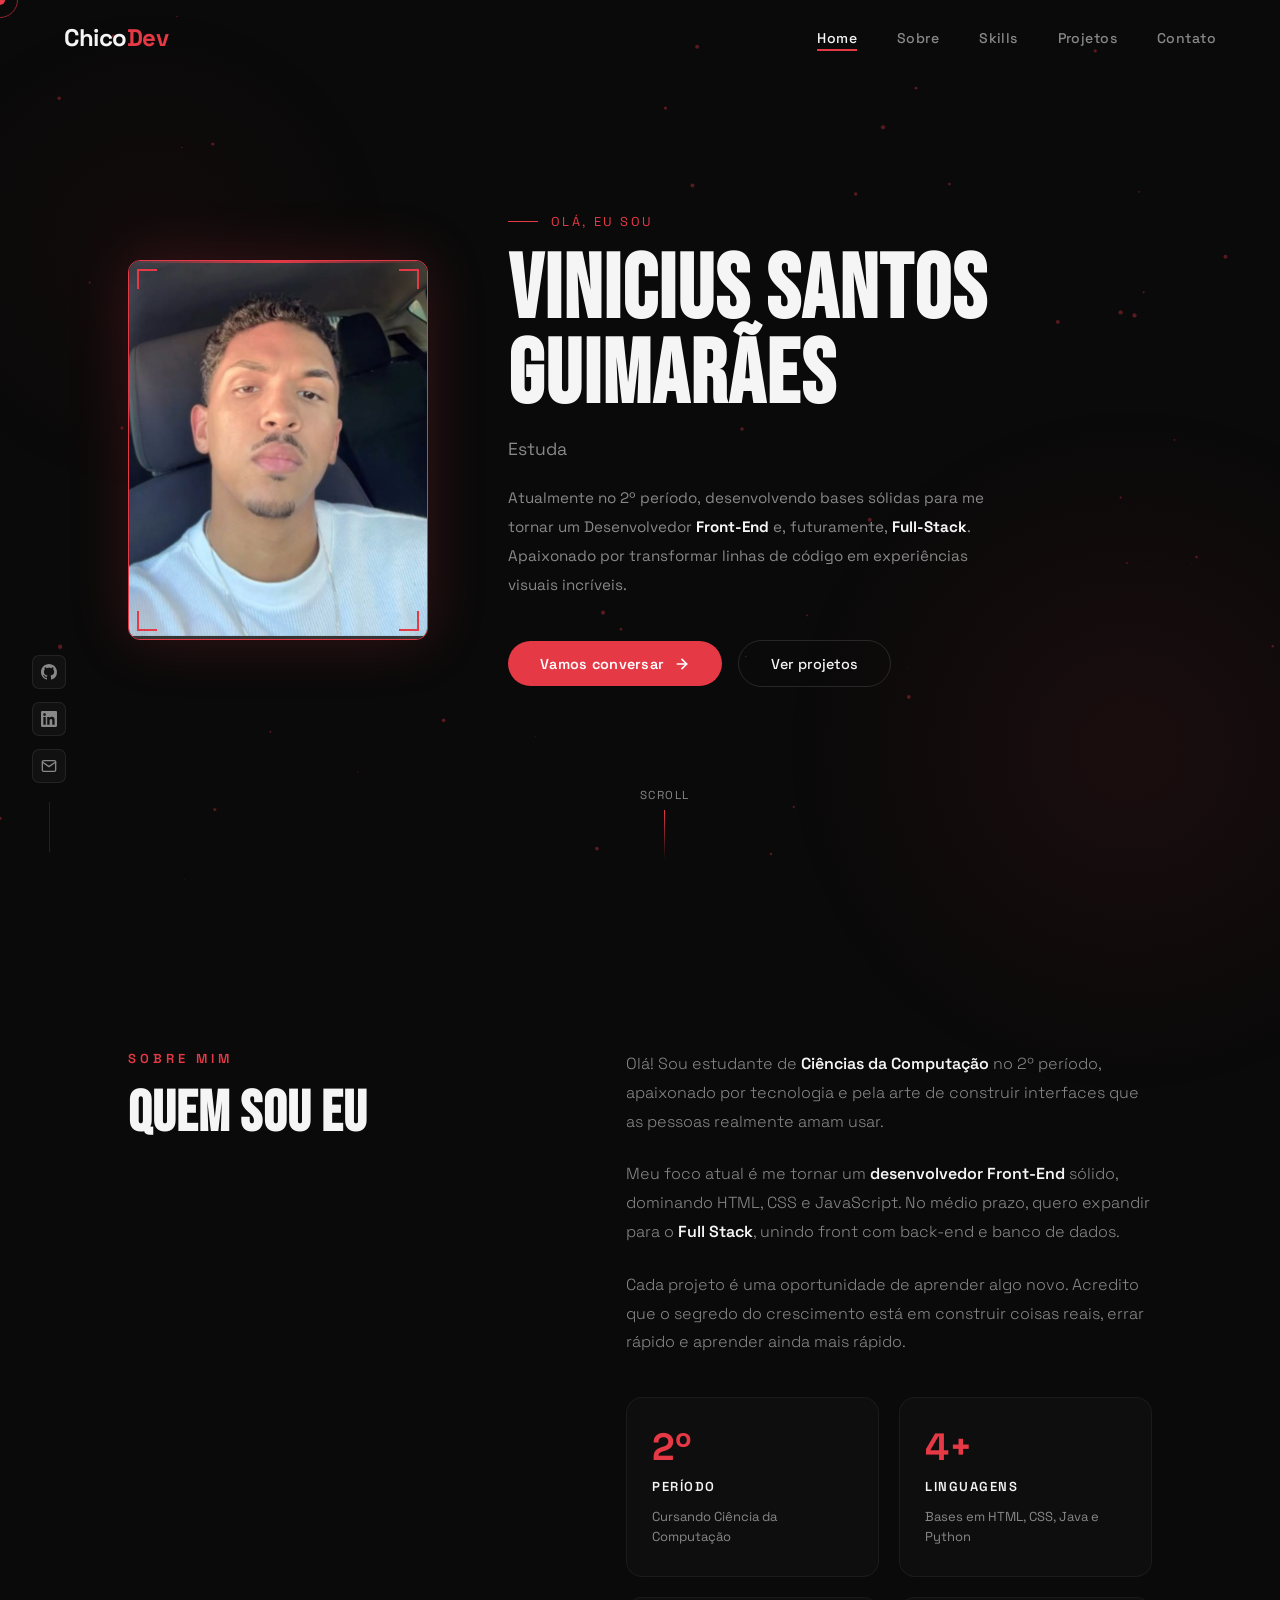
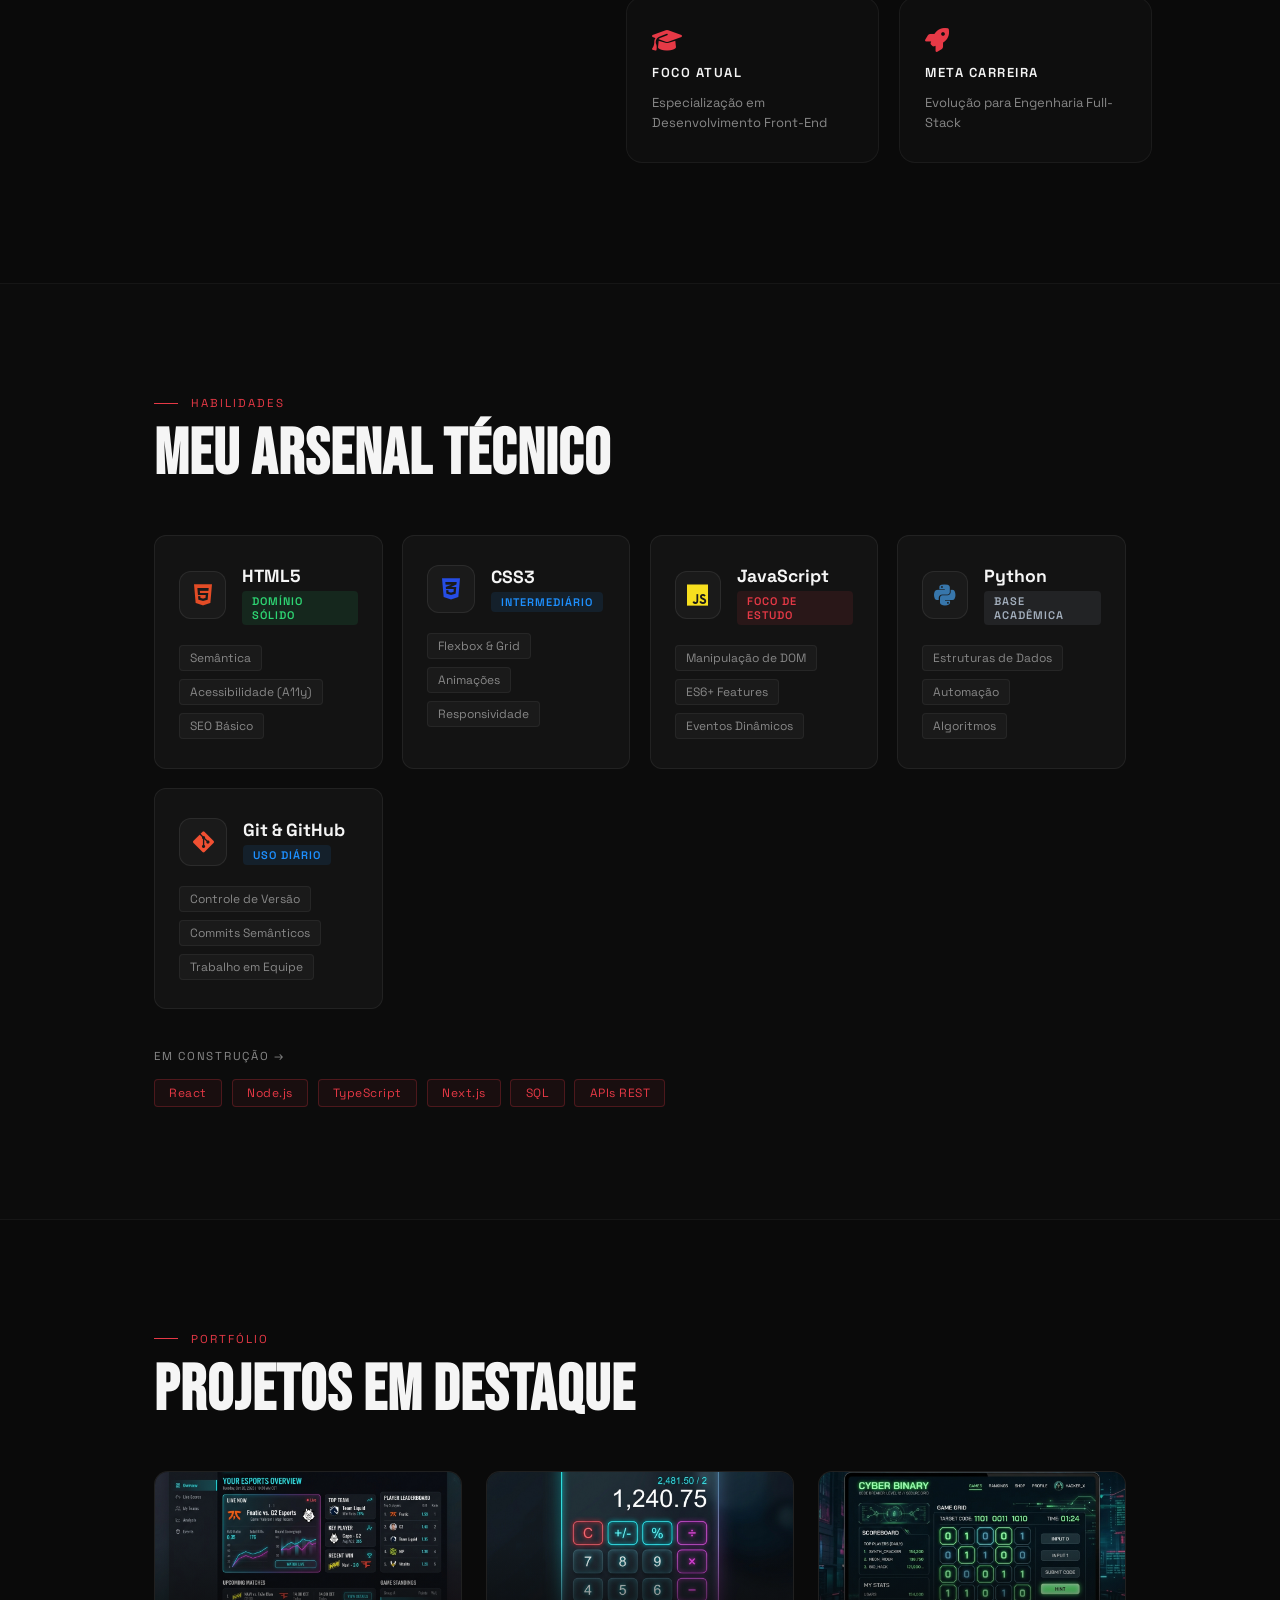
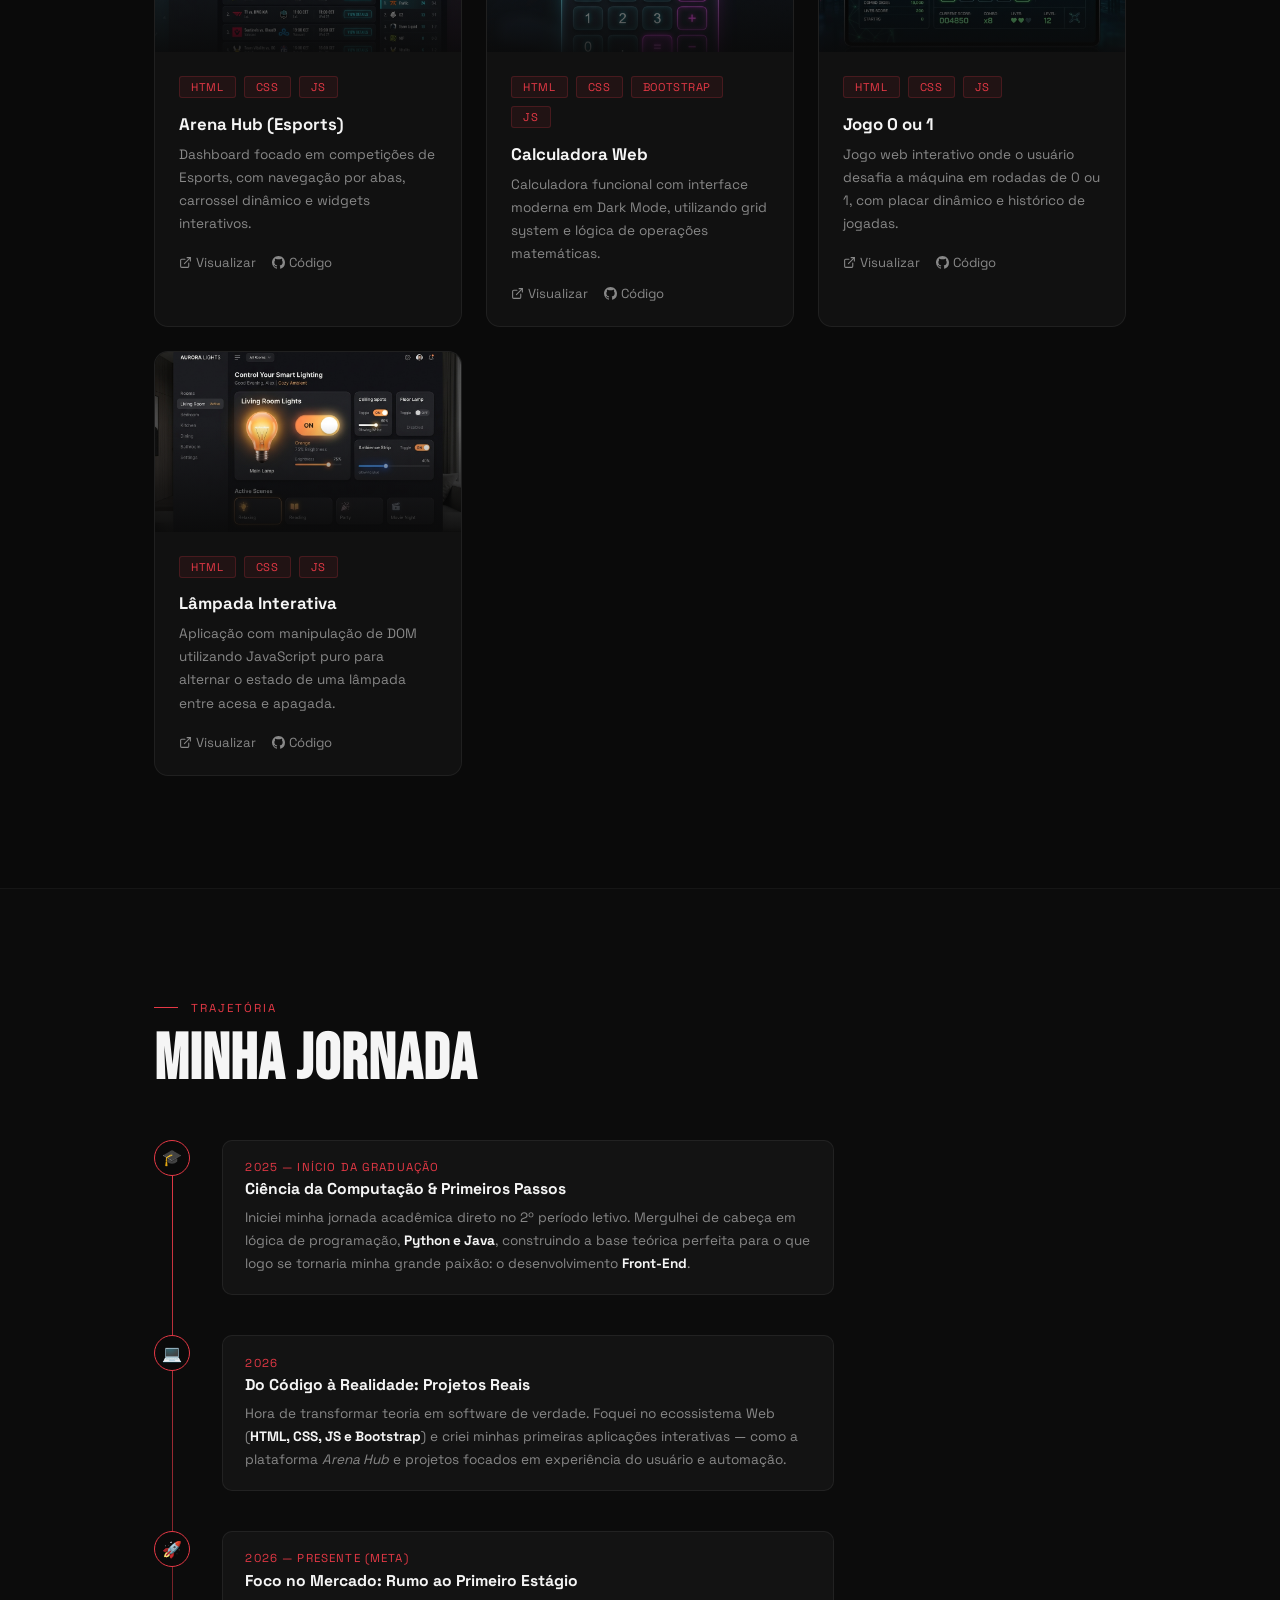
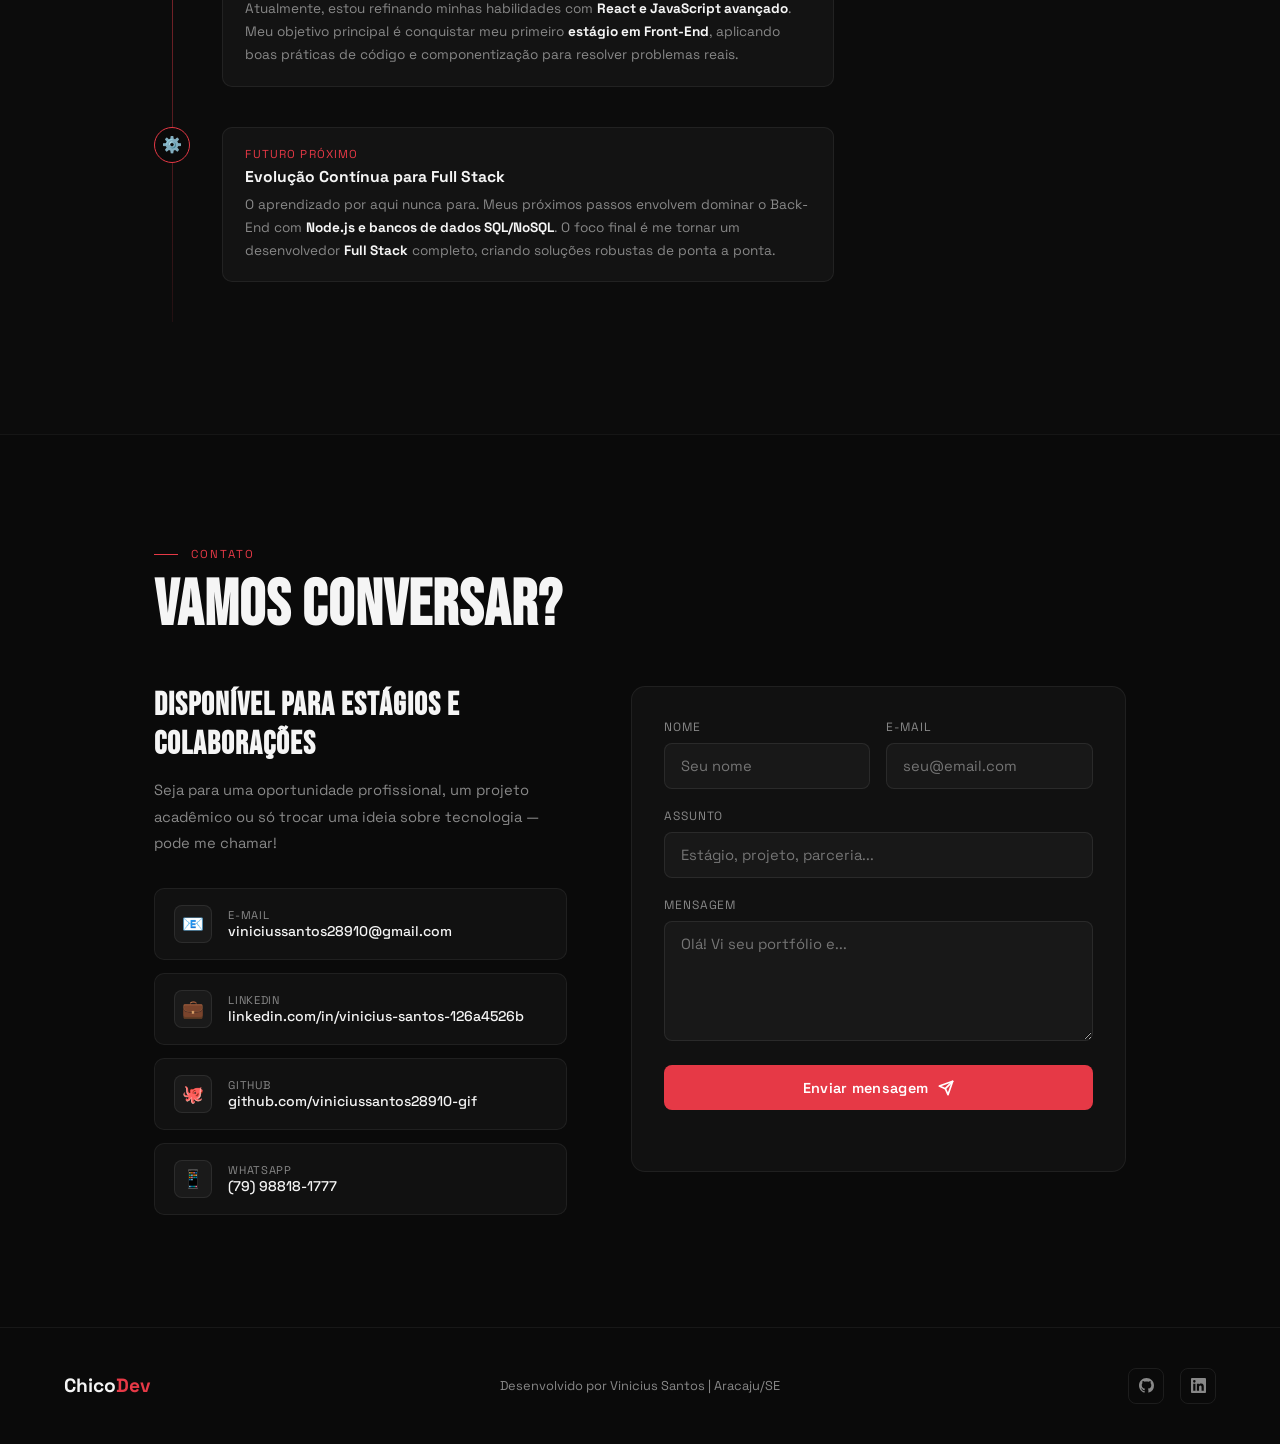
<file: index.html>
<!DOCTYPE html>
<html lang="pt-BR">

<head>
  <meta charset="UTF-8">
  <meta name="viewport" content="width=device-width, initial-scale=1.0">
  <title>ChicoDev | Portfólio</title>
  <link
    href="https://fonts.googleapis.com/css2?family=Space+Grotesk:wght@300;400;500;600;700&family=Bebas+Neue&display=swap"
    rel="stylesheet">
  <link rel="stylesheet" href="https://cdnjs.cloudflare.com/ajax/libs/font-awesome/6.4.0/css/all.min.css">
  <link rel="stylesheet" href="styles.css">
</head>

<body>

  <div id="cur"></div>
  <div id="cur-ring"></div>
  <div class="bg-red-glow"></div>
  <div class="bg-red-glow2"></div>

  <!-- NAV -->
  <nav id="nav">
    <div class="nav-logo">Chico<span>Dev</span></div>
    <ul class="nav-links">
      <li><a href="#hero" class="active">Home</a></li>
      <li><a href="#sobre">Sobre</a></li>
      <li><a href="#habilidades">Skills</a></li>
      <li><a href="#projetos">Projetos</a></li>
      <li><a href="#contato">Contato</a></li>
    </ul>
  </nav>

  <!-- SIDE SOCIALS -->
  <div class="side-socials">
    <a href="https://github.com/viniciussantos28910-gif" target="_blank" class="side-soc" title="GitHub">
      <svg width="16" height="16" viewBox="0 0 24 24" fill="currentColor">
        <path
          d="M12 0C5.37 0 0 5.37 0 12c0 5.31 3.435 9.795 8.205 11.385.6.105.825-.255.825-.57 0-.285-.015-1.23-.015-2.235-3.015.555-3.795-.735-4.035-1.41-.135-.345-.72-1.41-1.23-1.695-.42-.225-1.02-.78-.015-.795.945-.015 1.62.87 1.845 1.23 1.08 1.815 2.805 1.305 3.495.99.105-.78.42-1.305.765-1.605-2.67-.3-5.46-1.335-5.46-5.925 0-1.305.465-2.385 1.23-3.225-.12-.3-.54-1.53.12-3.18 0 0 1.005-.315 3.3 1.23.96-.27 1.98-.405 3-.405s2.04.135 3 .405c2.295-1.56 3.3-1.23 3.3-1.23.66 1.65.24 2.88.12 3.18.765.84 1.23 1.905 1.23 3.225 0 4.605-2.805 5.625-5.475 5.925.435.375.81 1.095.81 2.22 0 1.605-.015 2.895-.015 3.3 0 .315.225.69.825.57A12.02 12.02 0 0024 12c0-6.63-5.37-12-12-12z" />
      </svg>
    </a>
    <a href="https://www.linkedin.com/in/vinicius-santos-126a4526b" target="_blank" class="side-soc" title="LinkedIn">
      <svg width="16" height="16" viewBox="0 0 24 24" fill="currentColor">
        <path
          d="M20.447 20.452h-3.554v-5.569c0-1.328-.027-3.037-1.852-3.037-1.853 0-2.136 1.445-2.136 2.939v5.667H9.351V9h3.414v1.561h.046c.477-.9 1.637-1.85 3.37-1.85 3.601 0 4.267 2.37 4.267 5.455v6.286zM5.337 7.433a2.062 2.062 0 01-2.063-2.065 2.064 2.064 0 112.063 2.065zm1.782 13.019H3.555V9h3.564v11.452zM22.225 0H1.771C.792 0 0 .774 0 1.729v20.542C0 23.227.792 24 1.771 24h20.451C23.2 24 24 23.227 24 22.271V1.729C24 .774 23.2 0 22.222 0h.003z" />
      </svg>
    </a>
    <a href="mailto:viniciussantos28910@gmail.com" class="side-soc" title="Email">
      <svg width="16" height="16" viewBox="0 0 24 24" fill="none" stroke="currentColor" stroke-width="2"
        stroke-linecap="round" stroke-linejoin="round">
        <path d="M4 4h16c1.1 0 2 .9 2 2v12c0 1.1-.9 2-2 2H4c-1.1 0-2-.9-2-2V6c0-1.1.9-2 2-2z" />
        <polyline points="22,6 12,13 2,6" />
      </svg>
    </a>
  </div>

  <!-- HERO -->
  <section id="hero">
    <canvas id="hero-canvas"></canvas>

    <div class="hero-photo-wrap">
      <div class="photo-frame tiltable" id="photoFrame">
        <div class="photo-corner tl"></div>
        <div class="photo-corner tr"></div>
        <div class="photo-corner bl"></div>
        <div class="photo-corner br"></div>
        <div class="photo-scan"></div>
        <!--
        ╔══════════════════════════════════════╗
        ║  COLOQUE SUA FOTO AQUI               ║
        ║  Substitua o div abaixo por:         ║
        ║  <img src="suafoto.jpg" alt="Nome">  ║
        ╚══════════════════════════════════════╝
      -->
        <img src="assets/Captura de tela 2025-07-13 164641.png" alt="Vinicius Santos"
          style="width: 100%; height: 100%; object-fit: cover;">
      </div>
    </div>

    <div class="hero-content">
      <div class="hero-eyebrow">Olá, eu sou</div>
      <h1 class="hero-name">Vinicius Santos<br>Guimarães</h1>
      <div class="hero-role">Estudante de Ciência da Computação</div>
      <p class="hero-desc">
        Atualmente no 2º período, desenvolvendo bases sólidas para me tornar um Desenvolvedor <strong
          style="color:var(--text)">Front-End</strong> e, futuramente, <strong
          style="color:var(--text)">Full-Stack</strong>. Apaixonado por transformar linhas de código em experiências
        visuais incríveis.
      </p>
      <div class="hero-actions">
        <a href="#contato" class="btn-red">
          Vamos conversar
          <svg width="16" height="16" viewBox="0 0 24 24" fill="none" stroke="currentColor" stroke-width="2.5"
            stroke-linecap="round" stroke-linejoin="round">
            <line x1="5" y1="12" x2="19" y2="12" />
            <polyline points="12 5 19 12 12 19" />
          </svg>
        </a>
        <a href="#projetos" class="btn-ghost">Ver projetos</a>
      </div>
    </div>

    <div class="hero-scroll">
      <span>Scroll</span>
      <div class="scroll-line"></div>
    </div>
  </section>

  <!-- SOBRE -->
  <section id="sobre" class="section">
    <div class="about-content">

      <!-- Lado Esquerdo -->
      <div class="about-left reveal">
        <span>Sobre Mim</span>
        <h2>Quem Sou Eu</h2>
      </div>

      <!-- Lado Direito -->
      <div class="about-right reveal">
        <div class="about-text-block">
          <p>Olá! Sou estudante de <strong>Ciências da Computação</strong> no 2º período, apaixonado por tecnologia e
            pela arte de construir interfaces que as pessoas realmente amam usar.</p>
          <p>Meu foco atual é me tornar um <strong>desenvolvedor Front-End</strong> sólido, dominando HTML, CSS e
            JavaScript. No médio prazo, quero expandir para o <strong>Full Stack</strong>, unindo front com back-end e
            banco de dados.</p>
          <p>Cada projeto é uma oportunidade de aprender algo novo. Acredito que o segredo do crescimento está em
            construir coisas reais, errar rápido e aprender ainda mais rápido.</p>
        </div>

        <!-- Grid de Cards Profissionais -->
        <div class="academic-info">
          <div class="info-item">
            <div class="highlight-num">2º</div>
            <h4>Período</h4>
            <p>Cursando Ciência da Computação</p>
          </div>

          <div class="info-item">
            <div class="highlight-num">4+</div>
            <h4>Linguagens</h4>
            <p>Bases em HTML, CSS, Java e Python</p>
          </div>

          <div class="info-item">
            <i class="fa-solid fa-graduation-cap"></i>
            <h4>Foco Atual</h4>
            <p>Especialização em Desenvolvimento Front-End</p>
          </div>

          <div class="info-item">
            <i class="fa-solid fa-rocket"></i>
            <h4>Meta Carreira</h4>
            <p>Evolução para Engenharia Full-Stack</p>
          </div>
        </div>
      </div>

    </div>
  </section>

  <!-- SKILLS -->
  <section id="habilidades">
    <div class="section-wrap">
      <div class="reveal">
        <div class="sec-label">Habilidades</div>
        <h2 class="sec-title">Meu Arsenal Técnico</h2>
      </div>
      <div class="skills-grid" id="skillsGrid">

        <div class="skill-card tiltable">
          <div class="skill-top">
            <div class="skill-icon-box" style="--icon-color: #e34c26;">
              <i class="fa-brands fa-html5"></i>
            </div>
            <div class="skill-info">
              <h3>HTML5</h3>
              <span class="skill-level proficiency-high">Domínio Sólido</span>
            </div>
          </div>
          <div class="skill-tags">
            <span>Semântica</span>
            <span>Acessibilidade (A11y)</span>
            <span>SEO Básico</span>
          </div>
        </div>

        <div class="skill-card tiltable">
          <div class="skill-top">
            <div class="skill-icon-box" style="--icon-color: #264de4;">
              <i class="fa-brands fa-css3-alt"></i>
            </div>
            <div class="skill-info">
              <h3>CSS3</h3>
              <span class="skill-level proficiency-inter">Intermediário</span>
            </div>
          </div>
          <div class="skill-tags">
            <span>Flexbox & Grid</span>
            <span>Animações</span>
            <span>Responsividade</span>
          </div>
        </div>

        <div class="skill-card tiltable">
          <div class="skill-top">
            <div class="skill-icon-box" style="--icon-color: #f7df1e;">
              <i class="fa-brands fa-js"></i>
            </div>
            <div class="skill-info">
              <h3>JavaScript</h3>
              <span class="skill-level proficiency-focus">Foco de Estudo</span>
            </div>
          </div>
          <div class="skill-tags">
            <span>Manipulação de DOM</span>
            <span>ES6+ Features</span>
            <span>Eventos Dinâmicos</span>
          </div>
        </div>

        <div class="skill-card tiltable">
          <div class="skill-top">
            <div class="skill-icon-box" style="--icon-color: #3776ab;">
              <i class="fa-brands fa-python"></i>
            </div>
            <div class="skill-info">
              <h3>Python</h3>
              <span class="skill-level proficiency-academic">Base Acadêmica</span>
            </div>
          </div>
          <div class="skill-tags">
            <span>Estruturas de Dados</span>
            <span>Automação</span>
            <span>Algoritmos</span>
          </div>
        </div>

        <div class="skill-card tiltable">
          <div class="skill-top">
            <div class="skill-icon-box" style="--icon-color: #f05032;">
              <i class="fa-brands fa-git-alt"></i>
            </div>
            <div class="skill-info">
              <h3>Git & GitHub</h3>
              <span class="skill-level proficiency-inter">Uso Diário</span>
            </div>
          </div>
          <div class="skill-tags">
            <span>Controle de Versão</span>
            <span>Commits Semânticos</span>
            <span>Trabalho em Equipe</span>
          </div>
        </div>

      </div>
      <div class="skills-learning reveal" style="margin-top:2.5rem">
        <div class="skills-learning-title">Em construção →</div>
        <div class="tags-row">
          <span class="skill-tag">React</span>
          <span class="skill-tag">Node.js</span>
          <span class="skill-tag">TypeScript</span>
          <span class="skill-tag">Next.js</span>
          <span class="skill-tag">SQL</span>
          <span class="skill-tag">APIs REST</span>
        </div>
      </div>
    </div>
  </section>

  <!-- PROJETOS -->
  <section id="projetos">
    <div class="section-wrap">
      <div class="reveal">
        <div class="sec-label">Portfólio</div>
        <h2 class="sec-title">Projetos em Destaque</h2>
      </div>
      <div class="proj-grid reveal">
        <div class="proj-card tiltable">
          <div class="proj-thumb"
            style="background-image: url('assets/arena_hub.png'); background-size: cover; background-position: center;">
          </div>
          <div class="proj-body">
            <div class="proj-tags-row"><span class="proj-tag">HTML</span><span class="proj-tag">CSS</span><span
                class="proj-tag">JS</span></div>
            <div class="proj-title">Arena Hub (Esports)</div>
            <p class="proj-desc">Dashboard focado em competições de Esports, com navegação por abas, carrossel dinâmico
              e widgets interativos.</p>
            <div class="proj-links">
              <a href="projetos/arena-hub/index.html" class="proj-link" target="_blank" title="Visualizar Projeto">
                <svg width="13" height="13" viewBox="0 0 24 24" fill="none" stroke="currentColor" stroke-width="2" stroke-linecap="round" stroke-linejoin="round">
                  <path d="M18 13v6a2 2 0 0 1-2 2H5a2 2 0 0 1-2-2V8a2 2 0 0 1 2-2h6"></path>
                  <polyline points="15 3 21 3 21 9"></polyline>
                  <line x1="10" y1="14" x2="21" y2="3"></line>
                </svg>
                Visualizar
              </a>
              <a href="#" class="proj-link" target="_blank" title="Ver Código">
                <svg width="13" height="13" viewBox="0 0 24 24" fill="currentColor">
                  <path
                    d="M12 0C5.37 0 0 5.37 0 12c0 5.31 3.435 9.795 8.205 11.385.6.105.825-.255.825-.57 0-.285-.015-1.23-.015-2.235-3.015.555-3.795-.735-4.035-1.41-.135-.345-.72-1.41-1.23-1.695-.42-.225-1.02-.78-.015-.795.945-.015 1.62.87 1.845 1.23 1.08 1.815 2.805 1.305 3.495.99.105-.78.42-1.305.765-1.605-2.67-.3-5.46-1.335-5.46-5.925 0-1.305.465-2.385 1.23-3.225-.12-.3-.54-1.53.12-3.18 0 0 1.005-.315 3.3 1.23.96-.27 1.98-.405 3-.405s2.04.135 3 .405c2.295-1.56 3.3-1.23 3.3-1.23.66 1.65.24 2.88.12 3.18.765.84 1.23 1.905 1.23 3.225 0 4.605-2.805 5.625-5.475 5.925.435.375.81 1.095.81 2.22 0 1.605-.015 2.895-.015 3.3 0 .315.225.69.825.57A12.02 12.02 0 0024 12c0-6.63-5.37-12-12-12z" />
                </svg>
                Código
              </a>
            </div>
          </div>
        </div>
        <div class="proj-card tiltable">
          <div class="proj-thumb"
            style="background-image: url('assets/calculator.png'); background-size: cover; background-position: center;">
          </div>
          <div class="proj-body">
            <div class="proj-tags-row"><span class="proj-tag">HTML</span><span class="proj-tag">CSS</span><span
                class="proj-tag">Bootstrap</span><span class="proj-tag">JS</span></div>
            <div class="proj-title">Calculadora Web</div>
            <p class="proj-desc">Calculadora funcional com interface moderna em Dark Mode, utilizando grid system e
              lógica de operações matemáticas.</p>
            <div class="proj-links">
              <a href="projetos/calculadora/index.html" class="proj-link" target="_blank" title="Visualizar Projeto">
                <svg width="13" height="13" viewBox="0 0 24 24" fill="none" stroke="currentColor" stroke-width="2" stroke-linecap="round" stroke-linejoin="round">
                  <path d="M18 13v6a2 2 0 0 1-2 2H5a2 2 0 0 1-2-2V8a2 2 0 0 1 2-2h6"></path>
                  <polyline points="15 3 21 3 21 9"></polyline>
                  <line x1="10" y1="14" x2="21" y2="3"></line>
                </svg>
                Visualizar
              </a>
              <a href="#" class="proj-link" target="_blank" title="Ver Código">
                <svg width="13" height="13" viewBox="0 0 24 24" fill="currentColor">
                  <path
                    d="M12 0C5.37 0 0 5.37 0 12c0 5.31 3.435 9.795 8.205 11.385.6.105.825-.255.825-.57 0-.285-.015-1.23-.015-2.235-3.015.555-3.795-.735-4.035-1.41-.135-.345-.72-1.41-1.23-1.695-.42-.225-1.02-.78-.015-.795.945-.015 1.62.87 1.845 1.23 1.08 1.815 2.805 1.305 3.495.99.105-.78.42-1.305.765-1.605-2.67-.3-5.46-1.335-5.46-5.925 0-1.305.465-2.385 1.23-3.225-.12-.3-.54-1.53.12-3.18 0 0 1.005-.315 3.3 1.23.96-.27 1.98-.405 3-.405s2.04.135 3 .405c2.295-1.56 3.3-1.23 3.3-1.23.66 1.65.24 2.88.12 3.18.765.84 1.23 1.905 1.23 3.225 0 4.605-2.805 5.625-5.475 5.925.435.375.81 1.095.81 2.22 0 1.605-.015 2.895-.015 3.3 0 .315.225.69.825.57A12.02 12.02 0 0024 12c0-6.63-5.37-12-12-12z" />
                </svg>
                Código
              </a>
            </div>
          </div>
        </div>
        <div class="proj-card tiltable">
          <div class="proj-thumb"
            style="background-image: url('assets/binary_game.png'); background-size: cover; background-position: center;">
          </div>
          <div class="proj-body">
            <div class="proj-tags-row"><span class="proj-tag">HTML</span><span class="proj-tag">CSS</span><span
                class="proj-tag">JS</span></div>
            <div class="proj-title">Jogo 0 ou 1</div>
            <p class="proj-desc">Jogo web interativo onde o usuário desafia a máquina em rodadas de 0 ou 1, com placar
              dinâmico e histórico de jogadas.</p>
            <div class="proj-links">
              <a href="projetos/jogo-0-ou-1/index.html" class="proj-link" target="_blank" title="Visualizar Projeto">
                <svg width="13" height="13" viewBox="0 0 24 24" fill="none" stroke="currentColor" stroke-width="2" stroke-linecap="round" stroke-linejoin="round">
                  <path d="M18 13v6a2 2 0 0 1-2 2H5a2 2 0 0 1-2-2V8a2 2 0 0 1 2-2h6"></path>
                  <polyline points="15 3 21 3 21 9"></polyline>
                  <line x1="10" y1="14" x2="21" y2="3"></line>
                </svg>
                Visualizar
              </a>
              <a href="#" class="proj-link" target="_blank" title="Ver Código">
                <svg width="13" height="13" viewBox="0 0 24 24" fill="currentColor">
                  <path
                    d="M12 0C5.37 0 0 5.37 0 12c0 5.31 3.435 9.795 8.205 11.385.6.105.825-.255.825-.57 0-.285-.015-1.23-.015-2.235-3.015.555-3.795-.735-4.035-1.41-.135-.345-.72-1.41-1.23-1.695-.42-.225-1.02-.78-.015-.795.945-.015 1.62.87 1.845 1.23 1.08 1.815 2.805 1.305 3.495.99.105-.78.42-1.305.765-1.605-2.67-.3-5.46-1.335-5.46-5.925 0-1.305.465-2.385 1.23-3.225-.12-.3-.54-1.53.12-3.18 0 0 1.005-.315 3.3 1.23.96-.27 1.98-.405 3-.405s2.04.135 3 .405c2.295-1.56 3.3-1.23 3.3-1.23.66 1.65.24 2.88.12 3.18.765.84 1.23 1.905 1.23 3.225 0 4.605-2.805 5.625-5.475 5.925.435.375.81 1.095.81 2.22 0 1.605-.015 2.895-.015 3.3 0 .315.225.69.825.57A12.02 12.02 0 0024 12c0-6.63-5.37-12-12-12z" />
                </svg>
                Código
              </a>
            </div>
          </div>
        </div>
        <div class="proj-card tiltable">
          <div class="proj-thumb"
            style="background-image: url('assets/smart_light.png'); background-size: cover; background-position: center;">
          </div>
          <div class="proj-body">
            <div class="proj-tags-row"><span class="proj-tag">HTML</span><span class="proj-tag">CSS</span><span
                class="proj-tag">JS</span></div>
            <div class="proj-title">Lâmpada Interativa</div>
            <p class="proj-desc">Aplicação com manipulação de DOM utilizando JavaScript puro para alternar o estado de
              uma lâmpada entre acesa e apagada.</p>
            <div class="proj-links">
              <a href="projetos/lampada/index.html" class="proj-link" target="_blank" title="Visualizar Projeto">
                <svg width="13" height="13" viewBox="0 0 24 24" fill="none" stroke="currentColor" stroke-width="2" stroke-linecap="round" stroke-linejoin="round">
                  <path d="M18 13v6a2 2 0 0 1-2 2H5a2 2 0 0 1-2-2V8a2 2 0 0 1 2-2h6"></path>
                  <polyline points="15 3 21 3 21 9"></polyline>
                  <line x1="10" y1="14" x2="21" y2="3"></line>
                </svg>
                Visualizar
              </a>
              <a href="#" class="proj-link" target="_blank" title="Ver Código">
                <svg width="13" height="13" viewBox="0 0 24 24" fill="currentColor">
                  <path
                    d="M12 0C5.37 0 0 5.37 0 12c0 5.31 3.435 9.795 8.205 11.385.6.105.825-.255.825-.57 0-.285-.015-1.23-.015-2.235-3.015.555-3.795-.735-4.035-1.41-.135-.345-.72-1.41-1.23-1.695-.42-.225-1.02-.78-.015-.795.945-.015 1.62.87 1.845 1.23 1.08 1.815 2.805 1.305 3.495.99.105-.78.42-1.305.765-1.605-2.67-.3-5.46-1.335-5.46-5.925 0-1.305.465-2.385 1.23-3.225-.12-.3-.54-1.53.12-3.18 0 0 1.005-.315 3.3 1.23.96-.27 1.98-.405 3-.405s2.04.135 3 .405c2.295-1.56 3.3-1.23 3.3-1.23.66 1.65.24 2.88.12 3.18.765.84 1.23 1.905 1.23 3.225 0 4.605-2.805 5.625-5.475 5.925.435.375.81 1.095.81 2.22 0 1.605-.015 2.895-.015 3.3 0 .315.225.69.825.57A12.02 12.02 0 0024 12c0-6.63-5.37-12-12-12z" />
                </svg>
                Código
              </a>
            </div>
          </div>
        </div>
      </div>
    </div>
  </section>

  <!-- JORNADA -->
  <section id="jornada">
    <div class="section-wrap">
      <div class="reveal">
        <div class="sec-label">Trajetória</div>
        <h2 class="sec-title">Minha Jornada</h2>
      </div>
      <div class="timeline reveal">
        <div class="tl-item">
          <div class="tl-dot">🎓</div>
          <div class="tl-box">
            <div class="tl-date">2025 — INÍCIO DA GRADUAÇÃO</div>
            <div class="tl-title">Ciência da Computação & Primeiros Passos</div>
            <p class="tl-desc">Iniciei minha jornada acadêmica direto no 2º período letivo. Mergulhei de cabeça em
              lógica de programação, <strong style="color:var(--text)">Python e Java</strong>, construindo a base
              teórica perfeita para o que logo se tornaria minha grande paixão: o desenvolvimento <strong
                style="color:var(--text)">Front-End</strong>.</p>
          </div>
        </div>
        <div class="tl-item">
          <div class="tl-dot">💻</div>
          <div class="tl-box">
            <div class="tl-date">2026</div>
            <div class="tl-title">Do Código à Realidade: Projetos Reais</div>
            <p class="tl-desc">Hora de transformar teoria em software de verdade. Foquei no ecossistema Web (<strong
                style="color:var(--text)">HTML, CSS, JS e Bootstrap</strong>) e criei minhas primeiras aplicações
              interativas — como a plataforma <em>Arena Hub</em> e projetos focados em experiência do usuário e
              automação.</p>
          </div>
        </div>
        <div class="tl-item">
          <div class="tl-dot">🚀</div>
          <div class="tl-box">
            <div class="tl-date">2026 — PRESENTE (META)</div>
            <div class="tl-title">Foco no Mercado: Rumo ao Primeiro Estágio</div>
            <p class="tl-desc">Atualmente, estou refinando minhas habilidades com <strong
                style="color:var(--text)">React e JavaScript avançado</strong>. Meu objetivo principal é conquistar meu
              primeiro <strong style="color:var(--text)">estágio em Front-End</strong>, aplicando boas práticas de
              código e componentização para resolver problemas reais.</p>
          </div>
        </div>
        <div class="tl-item">
          <div class="tl-dot">⚙️</div>
          <div class="tl-box">
            <div class="tl-date">FUTURO PRÓXIMO</div>
            <div class="tl-title">Evolução Contínua para Full Stack</div>
            <p class="tl-desc">O aprendizado por aqui nunca para. Meus próximos passos envolvem dominar o Back-End com
              <strong style="color:var(--text)">Node.js e bancos de dados SQL/NoSQL</strong>. O foco final é me tornar
              um desenvolvedor <strong style="color:var(--text)">Full Stack</strong> completo, criando soluções robustas
              de ponta a ponta.
            </p>
          </div>
        </div>
      </div>
    </div>
  </section>

  <!-- CONTATO -->
  <section id="contato">
    <div class="section-wrap">
      <div class="reveal">
        <div class="sec-label">Contato</div>
        <h2 class="sec-title">Vamos Conversar?</h2>
      </div>
      <div class="contato-grid reveal">
        <div class="contato-left">
          <h3>Disponível para estágios e colaborações</h3>
          <p>Seja para uma oportunidade profissional, um projeto acadêmico ou só trocar uma ideia sobre tecnologia —
            pode me chamar!</p>
          <div class="contact-items">
            <a href="mailto:viniciussantos28910@gmail.com" class="contact-item">
              <div class="ci-icon">📧</div>
              <div class="ci-text"><span class="ci-label">E-mail</span><span
                  class="ci-val">viniciussantos28910@gmail.com</span>
              </div>
            </a>
            <a href="https://www.linkedin.com/in/vinicius-santos-126a4526b" target="_blank" class="contact-item">
              <div class="ci-icon">💼</div>
              <div class="ci-text"><span class="ci-label">LinkedIn</span><span
                  class="ci-val">linkedin.com/in/vinicius-santos-126a4526b</span></div>
            </a>
            <a href="https://github.com/viniciussantos28910-gif" target="_blank" class="contact-item">
              <div class="ci-icon">🐙</div>
              <div class="ci-text"><span class="ci-label">GitHub</span><span
                  class="ci-val">github.com/viniciussantos28910-gif</span>
              </div>
            </a>
            <a href="https://wa.me/5579988181777" target="_blank" class="contact-item">
              <div class="ci-icon">📱</div>
              <div class="ci-text"><span class="ci-label">WhatsApp</span><span class="ci-val">(79) 98818-1777</span>
              </div>
            </a>
          </div>
        </div>
        <div class="form-box">
          <div class="form-row">
            <div class="form-group"><label>Nome</label><input type="text" id="fnome" placeholder="Seu nome"></div>
            <div class="form-group"><label>E-mail</label><input type="email" id="femail" placeholder="seu@email.com">
            </div>
          </div>
          <div class="form-group"><label>Assunto</label><input type="text" id="fassunto"
              placeholder="Estágio, projeto, parceria..."></div>
          <div class="form-group"><label>Mensagem</label><textarea id="fmsg"
              placeholder="Olá! Vi seu portfólio e..."></textarea></div>
          <button class="btn-red" onclick="enviar()" style="width:100%;justify-content:center;border-radius:8px">
            Enviar mensagem
            <svg width="16" height="16" viewBox="0 0 24 24" fill="none" stroke="currentColor" stroke-width="2.5"
              stroke-linecap="round" stroke-linejoin="round">
              <line x1="22" y1="2" x2="11" y2="13" />
              <polygon points="22 2 15 22 11 13 2 9 22 2" />
            </svg>
          </button>
          <div id="fstatus"></div>
        </div>
      </div>
    </div>
  </section>

  <!-- FOOTER -->
  <footer>
    <div class="foot-logo">Chico<span>Dev</span></div>
    <div class="foot-copy">Desenvolvido por Vinicius Santos | Aracaju/SE</div>
    <div class="foot-socials">
      <a href="https://github.com/viniciussantos28910-gif" target="_blank" class="foot-soc">
        <svg width="15" height="15" viewBox="0 0 24 24" fill="currentColor">
          <path
            d="M12 0C5.37 0 0 5.37 0 12c0 5.31 3.435 9.795 8.205 11.385.6.105.825-.255.825-.57 0-.285-.015-1.23-.015-2.235-3.015.555-3.795-.735-4.035-1.41-.135-.345-.72-1.41-1.23-1.695-.42-.225-1.02-.78-.015-.795.945-.015 1.62.87 1.845 1.23 1.08 1.815 2.805 1.305 3.495.99.105-.78.42-1.305.765-1.605-2.67-.3-5.46-1.335-5.46-5.925 0-1.305.465-2.385 1.23-3.225-.12-.3-.54-1.53.12-3.18 0 0 1.005-.315 3.3 1.23.96-.27 1.98-.405 3-.405s2.04.135 3 .405c2.295-1.56 3.3-1.23 3.3-1.23.66 1.65.24 2.88.12 3.18.765.84 1.23 1.905 1.23 3.225 0 4.605-2.805 5.625-5.475 5.925.435.375.81 1.095.81 2.22 0 1.605-.015 2.895-.015 3.3 0 .315.225.69.825.57A12.02 12.02 0 0024 12c0-6.63-5.37-12-12-12z" />
        </svg>
      </a>
      <a href="https://www.linkedin.com/in/vinicius-santos-126a4526b" target="_blank" class="foot-soc">
        <svg width="15" height="15" viewBox="0 0 24 24" fill="currentColor">
          <path
            d="M20.447 20.452h-3.554v-5.569c0-1.328-.027-3.037-1.852-3.037-1.853 0-2.136 1.445-2.136 2.939v5.667H9.351V9h3.414v1.561h.046c.477-.9 1.637-1.85 3.37-1.85 3.601 0 4.267 2.37 4.267 5.455v6.286zM5.337 7.433a2.062 2.062 0 01-2.063-2.065 2.064 2.064 0 112.063 2.065zm1.782 13.019H3.555V9h3.564v11.452zM22.225 0H1.771C.792 0 0 .774 0 1.729v20.542C0 23.227.792 24 1.771 24h20.451C23.2 24 24 23.227 24 22.271V1.729C24 .774 23.2 0 22.222 0h.003z" />
        </svg>
      </a>
    </div>
  </footer>

  <script src="script.js"></script>
</body>

</html>
</file>
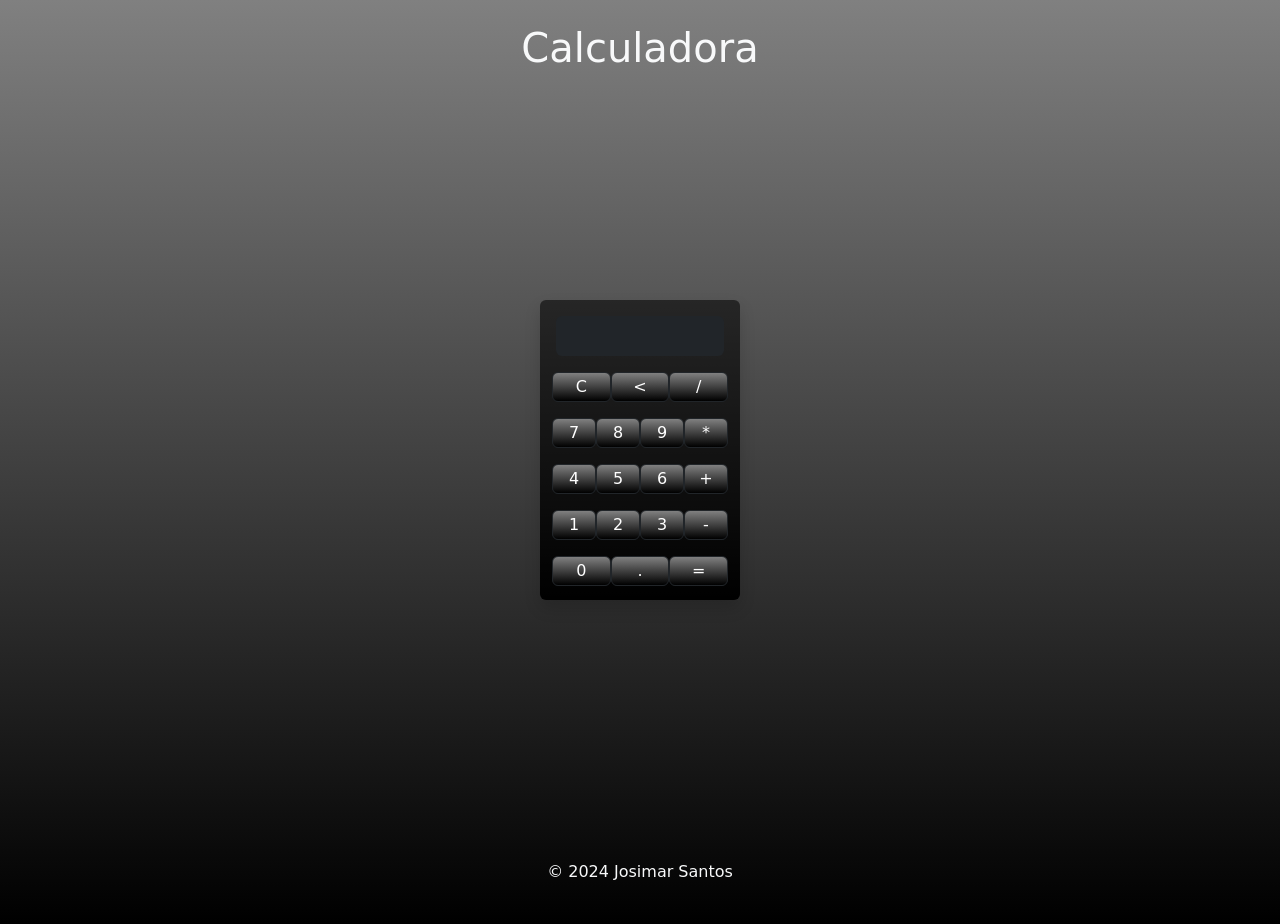
<file: projetos/calculadora/index.html>
<!DOCTYPE html>
<html lang="en">
<head>
    <meta charset="UTF-8">
    <meta name="viewport" content="width=device-width, initial-scale=1.0">
    <title>Calculator</title>
    <link rel="stylesheet" href="style.css">
    <link href="https://cdn.jsdelivr.net/npm/bootstrap@5.3.3/dist/css/bootstrap.min.css" rel="stylesheet" integrity="sha384-QWTKZyjpPEjISv5WaRU9OFeRpok6YctnYmDr5pNlyT2bRjXh0JMhjY6hW+ALEwIH" crossorigin="anonymous">
</head>
<body>
    <header class="header text-center my-4">
        <h1 class="text-light">Calculadora</h1>
    </header>
    <main class="d-flex justify-content-center">
        <div class="calc bg-black bg-gradient p-3 rounded shadow">
            <div class="display bg-dark pb-3 mb-3 rounded text-light text-end" id="display"></div>
            <div class="btns">
                <div class="row g-2"> 
                    <button onclick="clearAll()" class="btn col btn-dark d-flex justify-content-center align-items-center" aria-label="Clear">C</button>
                    <button onclick="backspace()" class="btn col btn-dark d-flex justify-content-center align-items-center" aria-label="Backspace"><</button>
                    <button onclick="pressed('/')" class="btn col btn-dark d-flex justify-content-center align-items-center" aria-label="Divide">/</button>
                </div>
                <div class="row g-2 mt-2">
                    <button onclick="pressed('7')" class="btn col btn-dark d-flex justify-content-center align-items-center" aria-label="Seven">7</button>
                    <button onclick="pressed('8')" class="btn col btn-dark d-flex justify-content-center align-items-center" aria-label="Eight">8</button>
                    <button onclick="pressed('9')" class="btn col btn-dark d-flex justify-content-center align-items-center" aria-label="Nine">9</button>
                    <button onclick="pressed('*')" class="btn col btn-dark d-flex justify-content-center align-items-center" aria-label="Multiply">*</button>
                </div>
                <div class="row g-2 mt-2">
                    <button onclick="pressed('4')" class="btn col btn-dark d-flex justify-content-center align-items-center" aria-label="Four">4</button>
                    <button onclick="pressed('5')" class="btn col btn-dark d-flex justify-content-center align-items-center" aria-label="Five">5</button>
                    <button onclick="pressed('6')" class="btn col btn-dark d-flex justify-content-center align-items-center" aria-label="Six">6</button>
                    <button onclick="pressed('+')" class="btn col btn-dark d-flex justify-content-center align-items-center" aria-label="Add">+</button>
                </div>
                <div class="row g-2 mt-2">
                    <button onclick="pressed('1')" class="btn col btn-dark d-flex justify-content-center align-items-center" aria-label="One">1</button>
                    <button onclick="pressed('2')" class="btn col btn-dark d-flex justify-content-center align-items-center" aria-label="Two">2</button>
                    <button onclick="pressed('3')" class="btn col btn-dark d-flex justify-content-center align-items-center" aria-label="Three">3</button>
                    <button onclick="pressed('-')" class="btn col btn-dark d-flex justify-content-center align-items-center" aria-label="Subtract">-</button>
                </div>
                <div class="row g-2 mt-2">
                    <button onclick="pressed('0')" class="btn col btn-dark d-flex justify-content-center align-items-center" aria-label="Zero">0</button>
                    <button onclick="pressed('.')" class="btn col btn-dark d-flex justify-content-center align-items-center" aria-label="Decimal">.</button>
                    <button onclick="calculate()" class="btn col btn-dark d-flex justify-content-center align-items-center" aria-label="Equals">=</button>
                </div>
            </div>
        </div>
    </main>
    <footer class="footer text-light fixed-bottom mt-auto text-center">
        <p>&copy; 2024 Josimar Santos</p>
    </footer>
    <script src="script.js"></script>
    <script src="https://cdn.jsdelivr.net/npm/bootstrap@5.3.3/dist/js/bootstrap.bundle.min.js" integrity="sha384-YvpcrYf0tY3lHB60NNkmXc5s9fDVZLESaAA55NDzOxhy9GkcIdslK1eN7N6jIeHz" crossorigin="anonymous"></script>
</body>
</html>
</file>
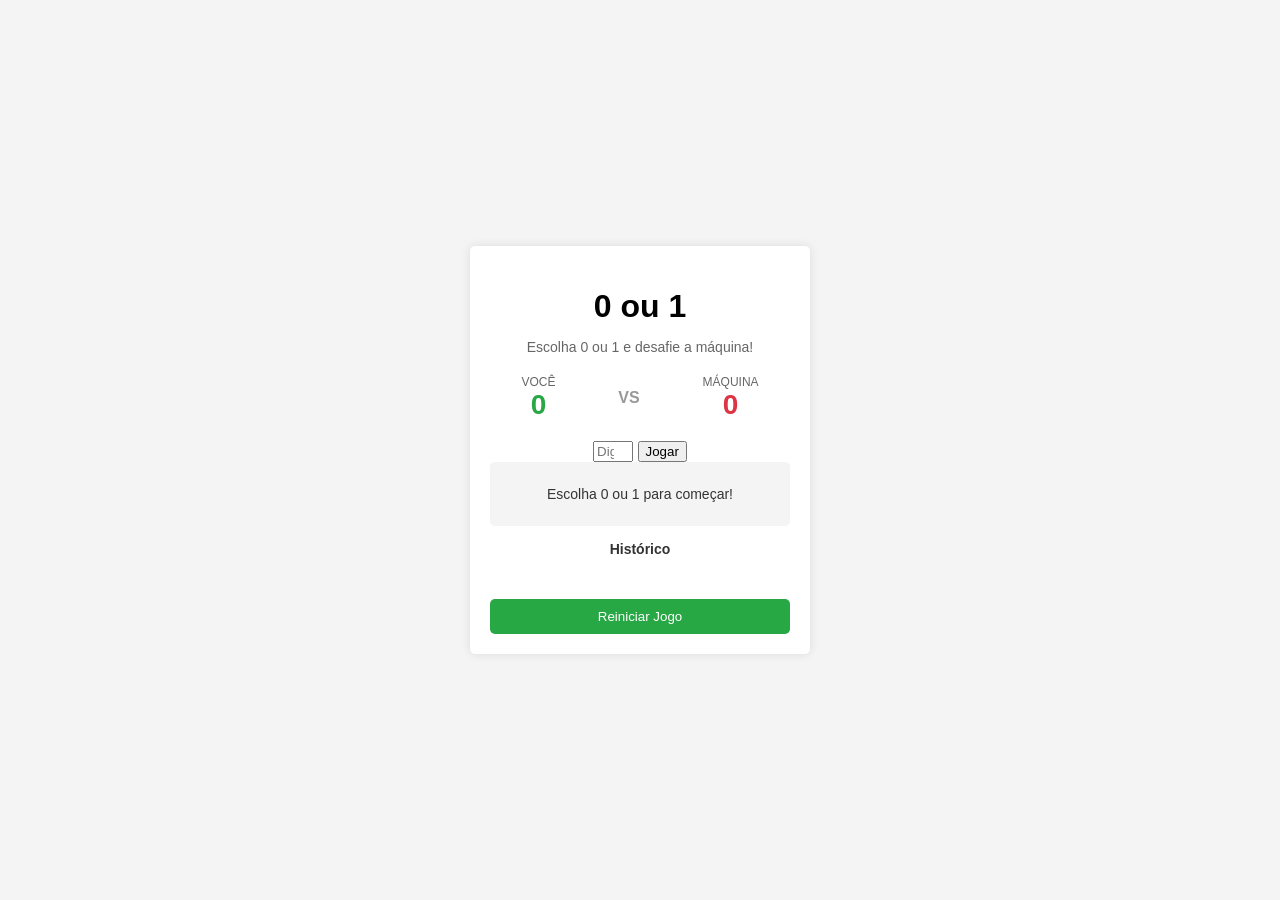
<file: projetos/jogo-0-ou-1/index.html>
<!DOCTYPE html>
<html lang="pt-BR">
<head>
    <meta charset="UTF-8">
    <meta name="viewport" content="width=device-width, initial-scale=1.0">
    <title>Jogo 0 ou 1</title>
    <link rel="stylesheet" href="styles.css">
    <script src="script.js" defer></script>
</head>
<body>
    <div class="container">
        <h1> 0 ou 1</h1>
        <p class="subtitle">Escolha 0 ou 1 e desafie a máquina!</p>

        <!-- Placar -->
        <div class="scoreboard">
            <div class="score-card player">
                <span class="score-label">Você</span>
                <span class="score-value" id="playerScore">0</span>
            </div>
            <div class="score-card vs">VS</div>
            <div class="score-card machine">
                <span class="score-label">Máquina</span>
                <span class="score-value" id="machineScore">0</span>
            </div>
        </div>

        <!-- Área de entrada -->
        <input type="number" id="playerInput" placeholder="Digite 0 ou 1" min="0" max="1">
        <button id="playBtn" onclick="playFromInput()">Jogar</button>

        <!-- Resultado -->
        <div class="result-area" id="resultArea">
            <p class="result-text" id="resultText">Escolha 0 ou 1 para começar!</p>
        </div>

        <!-- Histórico -->
        <div class="history-section">
            <h2>Histórico</h2>
            <ul id="historyList"></ul>
        </div>

        <!-- Botão Reset -->
        <button class="reset-btn" id="resetBtn" onclick="resetGame()"> Reiniciar Jogo</button>
    </div>
</body>
</html>
</file>
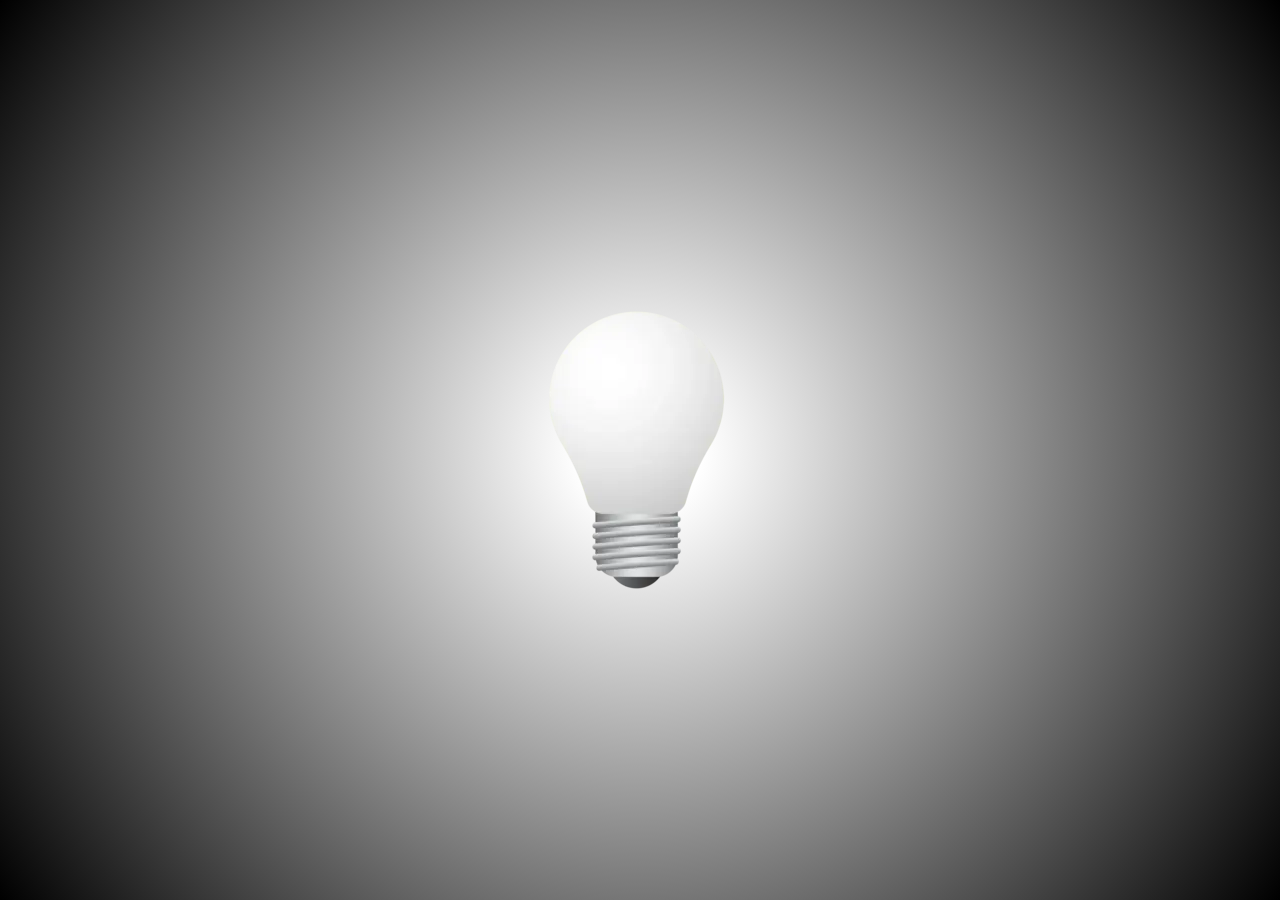
<file: projetos/lampada/index.html>
<!DOCTYPE html>
<html lang="pt-BR">

<head>
    <meta charset="UTF-8">
    <meta name="viewport" content="width=device-width, initial-scale=1.0">
    <title>Lâmpada</title>
    <link rel="stylesheet" href="style.css">
</head>

<body>
    <div class="container">
        <img id="lamp" src="assets/lamp_off.png" alt="Lâmpada apagada">
    </div>

    <script src="index.js"></script>
</body>

</html>
</file>
<file: styles.css>
*{margin:0;padding:0;box-sizing:border-box}
:root{
  --bg:#0a0a0a;
  --bg2:#111111;
  --red:#e63946;
  --red2:#ff6b6b;
  --red-glow:rgba(230,57,70,0.15);
  --text:#f5f5f5;
  --muted:#888;
  --border:rgba(230,57,70,0.2);
  --card:rgba(255,255,255,0.03);
}
html{scroll-behavior:smooth}
body{background:var(--bg);color:var(--text);font-family:'Space Grotesk',sans-serif;overflow-x:hidden;cursor:none}
 
/* CURSOR */
#cur{width:10px;height:10px;background:var(--red);border-radius:50%;position:fixed;top:0;left:0;pointer-events:none;z-index:9999;transform:translate(-50%,-50%);transition:width .15s,height .15s;mix-blend-mode:normal}
#cur-ring{width:36px;height:36px;border:1px solid rgba(230,57,70,0.6);border-radius:50%;position:fixed;top:0;left:0;pointer-events:none;z-index:9998;transform:translate(-50%,-50%)}
 
/* NAV */
nav{position:fixed;top:0;left:0;right:0;z-index:100;padding:1.4rem 4rem;display:flex;align-items:center;justify-content:space-between;transition:background .3s,border .3s}
nav.scrolled{background:rgba(10,10,10,0.92);backdrop-filter:blur(16px);border-bottom:1px solid var(--border)}
.nav-logo{font-family:'Space Grotesk',sans-serif;font-weight:700;font-size:1.5rem;color:var(--text);letter-spacing:-0.5px}
.nav-logo span{color:var(--red)}
.nav-links{display:flex;gap:2.5rem;list-style:none}
.nav-links a{color:var(--muted);text-decoration:none;font-size:.88rem;font-weight:500;transition:color .2s;position:relative;letter-spacing:.03em}
.nav-links a::after{content:'';position:absolute;bottom:-4px;left:0;right:0;height:2px;background:var(--red);transform:scaleX(0);transition:transform .3s;transform-origin:left}
.nav-links a:hover,.nav-links a.active{color:var(--text)}
.nav-links a:hover::after,.nav-links a.active::after{transform:scaleX(1)}
 
/* HERO */
#hero{min-height:100vh;display:flex;align-items:center;padding:0 8rem;gap:5rem;position:relative;overflow:hidden}
#hero-canvas{position:absolute;inset:0;width:100%;height:100%;pointer-events:none;z-index:0;opacity:.5}
 
/* FOTO HERO */
.hero-photo-wrap{flex-shrink:0;position:relative;z-index:1;animation:fadeUp .9s ease both}
.photo-frame{
  width:300px;height:380px;
  border:1px solid var(--red);
  border-radius:12px;
  overflow:hidden;
  position:relative;
  background:#111;
  box-shadow:0 0 60px rgba(230,57,70,0.2),inset 0 0 40px rgba(0,0,0,0.5);
  transition:box-shadow .4s;
}
.photo-frame:hover{box-shadow:0 0 100px rgba(230,57,70,0.4),inset 0 0 40px rgba(0,0,0,0.5)}
.photo-frame img{width:100%;height:100%;object-fit:cover;object-position:center top;display:block}
.photo-placeholder{width:100%;height:100%;display:flex;flex-direction:column;align-items:center;justify-content:center;gap:1rem;color:var(--muted);font-size:.82rem;text-align:center;padding:2rem}
.photo-placeholder svg{opacity:.3}
.photo-scan{position:absolute;top:0;left:0;right:0;height:2px;background:linear-gradient(90deg,transparent,var(--red),transparent);animation:scan 3s linear infinite;pointer-events:none}
@keyframes scan{0%{top:0;opacity:.8}50%{opacity:.4}100%{top:100%;opacity:0}}
.photo-corner{position:absolute;width:20px;height:20px;border-color:var(--red);border-style:solid}
.photo-corner.tl{top:8px;left:8px;border-width:2px 0 0 2px}
.photo-corner.tr{top:8px;right:8px;border-width:2px 2px 0 0}
.photo-corner.bl{bottom:8px;left:8px;border-width:0 0 2px 2px}
.photo-corner.br{bottom:8px;right:8px;border-width:0 2px 2px 0}
 
/* HERO TEXT */
.hero-content{flex:1;z-index:1}
.hero-eyebrow{font-size:.8rem;letter-spacing:.2em;text-transform:uppercase;color:var(--red);margin-bottom:1.2rem;display:flex;align-items:center;gap:.8rem;animation:fadeUp .8s .1s ease both;opacity:0}
.hero-eyebrow::before{content:'';width:30px;height:1px;background:var(--red)}
.hero-name{font-family:'Bebas Neue',sans-serif;font-size:clamp(3.5rem,7vw,6.5rem);letter-spacing:2px;line-height:.95;margin-bottom:1.2rem;animation:fadeUp .8s .2s ease both;opacity:0}
.hero-role{font-size:1.1rem;color:var(--muted);font-weight:400;margin-bottom:1.5rem;animation:fadeUp .8s .3s ease both;opacity:0}
.hero-desc{font-size:.95rem;color:var(--muted);line-height:1.9;max-width:480px;margin-bottom:2.5rem;animation:fadeUp .8s .4s ease both;opacity:0}
.hero-actions{display:flex;gap:1rem;align-items:center;animation:fadeUp .8s .5s ease both;opacity:0;flex-wrap:wrap}
.btn-red{display:inline-flex;align-items:center;gap:.6rem;padding:.85rem 2rem;background:var(--red);color:#fff;border:none;border-radius:100px;font-family:'Space Grotesk',sans-serif;font-size:.9rem;font-weight:600;cursor:none;text-decoration:none;transition:transform .2s,box-shadow .2s;letter-spacing:.02em}
.btn-red:hover{transform:translateY(-2px);box-shadow:0 12px 40px rgba(230,57,70,0.4)}
.btn-ghost{display:inline-flex;align-items:center;gap:.6rem;padding:.85rem 2rem;background:transparent;color:var(--text);border:1px solid rgba(255,255,255,0.12);border-radius:100px;font-family:'Space Grotesk',sans-serif;font-size:.9rem;font-weight:500;cursor:none;text-decoration:none;transition:all .2s}
.btn-ghost:hover{border-color:var(--red);color:var(--red)}
.hero-scroll{position:absolute;bottom:2.5rem;left:50%;transform:translateX(-50%);display:flex;flex-direction:column;align-items:center;gap:.5rem;color:var(--muted);font-size:.72rem;letter-spacing:.12em;text-transform:uppercase;z-index:1;animation:fadeUp .8s 1.2s ease both;opacity:0}
.scroll-line{width:1px;height:50px;background:linear-gradient(to bottom,var(--red),transparent);animation:scrollAnim 2s ease-in-out infinite}
@keyframes scrollAnim{0%,100%{opacity:.5;transform:scaleY(1)}50%{opacity:1;transform:scaleY(1.2)}}
 
/* RED GRADIENT BG */
.bg-red-glow{position:fixed;bottom:-200px;right:-200px;width:700px;height:700px;background:radial-gradient(circle,rgba(230,57,70,0.08) 0%,transparent 70%);pointer-events:none;z-index:0}
.bg-red-glow2{position:fixed;top:0;left:-100px;width:500px;height:500px;background:radial-gradient(circle,rgba(230,57,70,0.04) 0%,transparent 70%);pointer-events:none;z-index:0}
 
/* SECTION BASE */
section{position:relative;z-index:1}
.section-wrap{max-width:1100px;margin:0 auto;padding:7rem 4rem}
.sec-label{font-size:.72rem;letter-spacing:.18em;text-transform:uppercase;color:var(--red);margin-bottom:.8rem;display:flex;align-items:center;gap:.8rem}
.sec-label::before{content:'';width:24px;height:1px;background:var(--red)}
.sec-title{font-family:'Bebas Neue',sans-serif;font-size:clamp(2.5rem,5vw,4rem);letter-spacing:1px;line-height:1;margin-bottom:1rem}
.sec-sub{color:var(--muted);font-size:.95rem;line-height:1.8;max-width:600px}

/* ==================== SEÇÃO SOBRE ATUALIZADA ==================== */

/* Ajustando o container para usar um grid moderno de duas colunas principais */
#sobre {
    min-height: 100vh;
    display: flex;
    flex-direction: column;
    justify-content: center;
    padding: 120px 10%;
}

/* Organiza o título de um lado e o conteúdo de outro */
.about-content {
    display: grid;
    grid-template-columns: 1fr 1.2fr; /* Lado esquerdo (título) e Lado direito (textos/cards) */
    gap: 60px;
    align-items: start;
    margin-top: 30px;
}

/* Container do lado esquerdo */
.about-left {
    position: sticky;
    top: 150px;
}

/* Deixando o subtítulo "SOBRE MIM" mais discreto e moderno */
.about-left span {
    font-size: 13px;
    text-transform: uppercase;
    letter-spacing: 4px;
    color: var(--red);
    font-weight: 600;
    display: block;
    margin-bottom: 15px;
}

/* O título "QUEM SOU EU" gigante e limpo */
.about-left h2 {
    font-family: 'Bebas Neue', sans-serif;
    font-size: 58px;
    font-weight: 700;
    line-height: 1.1;
    letter-spacing: 1px;
    text-transform: uppercase;
    margin: 0;
}

/* Lado direito: Bloco de textos e mini-cards */
.about-right {
    display: flex;
    flex-direction: column;
    gap: 40px;
}

/* Melhorando a legibilidade do texto descritivo */
.about-text-block {
    display: flex;
    flex-direction: column;
    gap: 24px;
}

.about-text-block p {
    color: var(--muted);
    font-size: 16px;
    line-height: 1.8; /* Dá o espaço profissional entre as linhas */
    font-weight: 300;
}

.about-text-block p strong {
    color: var(--text);
    font-weight: 600;
}

/* GRID DOS MINI CARDS (Transformando em um design limpo e simétrico) */
.academic-info {
    display: grid;
    grid-template-columns: repeat(2, 1fr); /* 2 colunas perfeitas lado a lado */
    gap: 20px;
    width: 100%;
}

/* Estilo premium de vidro fosco para as caixas */
.info-item {
    background: rgba(255, 255, 255, 0.02);
    border: 1px solid rgba(255, 255, 255, 0.05);
    padding: 30px 25px;
    border-radius: 16px;
    display: flex;
    flex-direction: column;
    gap: 12px;
    transition: all 0.3s ease;
}

.info-item:hover {
    background: rgba(255, 255, 255, 0.04);
    border-color: rgba(230, 57, 70, 0.2); /* Brilho sutil com a sua cor de destaque */
    transform: translateY(-5px);
}

/* O número/destaque grande dentro do card */
.info-item .highlight-num {
    font-size: 38px;
    font-weight: 700;
    color: var(--red);
    line-height: 1;
}

/* Ícones minimalistas em vez de emojis para manter o tom profissional */
.info-item i {
    font-size: 24px;
    color: var(--red);
}

.info-item h4 {
    font-size: 13px;
    text-transform: uppercase;
    letter-spacing: 1.5px;
    color: var(--text);
    font-weight: 600;
    margin: 0;
}

.info-item p {
    font-size: 13px;
    color: var(--muted);
    line-height: 1.5;
    margin: 0;
}

/* Responsividade para não quebrar em telas menores */
@media (max-width: 992px) {
    .about-content {
        grid-template-columns: 1fr;
        gap: 40px;
    }
    .about-left {
        position: static;
    }
    .about-left h2 {
        font-size: 42px;
    }
}

@media (max-width: 480px) {
    .academic-info {
        grid-template-columns: 1fr;
    }
}

/* SKILLS */
#habilidades{background:rgba(255,255,255,0.01);border-top:1px solid rgba(255,255,255,0.04);border-bottom:1px solid rgba(255,255,255,0.04)}
.skills-grid{display:grid;grid-template-columns:repeat(auto-fit,minmax(200px,1fr));gap:1.2rem;margin-top:3rem}
.skill-card{background:var(--card);border:1px solid rgba(255,255,255,0.06);border-radius:12px;padding:1.8rem 1.5rem;transition:all .3s;position:relative;overflow:hidden;cursor:none}
.skill-card::before{content:'';position:absolute;top:0;left:0;right:0;bottom:0;background:radial-gradient(circle at 50% 0%,rgba(230,57,70,0.08),transparent 70%);opacity:0;transition:opacity .3s}
.skill-card:hover{border-color:rgba(230,57,70,0.35);transform:translateY(-6px)}
.skill-card:hover::before{opacity:1}
/* Novos estilos da Skill Card */
.skill-top {
    display: flex;
    align-items: center;
    gap: 16px;
    margin-bottom: 20px;
}
.skill-icon-box {
    width: 48px;
    height: 48px;
    background: rgba(255, 255, 255, 0.03);
    border: 1px solid rgba(255, 255, 255, 0.08);
    border-radius: 12px;
    display: flex;
    align-items: center;
    justify-content: center;
    font-size: 24px;
    color: var(--icon-color);
    transition: transform 0.3s, border-color 0.3s;
}
.skill-card:hover .skill-icon-box {
    border-color: var(--icon-color);
    transform: scale(1.05);
}
.skill-info {
    display: flex;
    flex-direction: column;
    align-items: flex-start;
}
.skill-info h3 {
    font-size: 1.1rem;
    font-weight: 700;
    margin-bottom: 0;
    color: var(--text);
}
.skill-tags {
    display: flex;
    flex-wrap: wrap;
    gap: 8px;
}
.skill-tags span {
    font-size: 0.75rem;
    color: var(--muted);
    background: rgba(255, 255, 255, 0.03);
    padding: 4px 10px;
    border-radius: 4px;
    border: 1px solid rgba(255, 255, 255, 0.05);
}

/* --- Estilização dos Novos Níveis de Skill --- */
.skill-level {
    font-size: 11px !important;
    text-transform: uppercase;
    letter-spacing: 1px;
    padding: 3px 10px;
    border-radius: 4px;
    font-weight: 600;
    display: inline-block;
    margin-top: 4px;
}

/* Cor para tecnologias que você domina bem a base (Ex: HTML) */
.proficiency-high {
    background: rgba(46, 213, 115, 0.1);
    color: #2ed573;
}

/* Cor para tecnologias em nível intermediário ou de uso constante (Ex: CSS e Git) */
.proficiency-inter {
    background: rgba(30, 144, 255, 0.1);
    color: #1e90ff;
}

/* Cor para o seu foco principal de evolução no momento (Ex: JavaScript) */
.proficiency-focus {
    background: rgba(230, 57, 70, 0.1);
    color: var(--red);
}

/* Cor para o que você vê focado nas matérias da faculdade (Ex: Java e Python) */
.proficiency-academic {
    background: rgba(164, 176, 190, 0.1);
    color: #a4b0be;
}






.skills-learning{margin-top:2.5rem}
.skills-learning-title{font-size:.72rem;letter-spacing:.15em;text-transform:uppercase;color:var(--muted);margin-bottom:1rem}
.tags-row{display:flex;gap:.6rem;flex-wrap:wrap}
.skill-tag{font-size:.75rem;padding:.3rem .9rem;border-radius:4px;border:1px solid rgba(230,57,70,0.25);color:var(--red);background:rgba(230,57,70,0.06);letter-spacing:.04em}
 
/* PROJETOS */
.proj-grid{display:grid;grid-template-columns:repeat(auto-fit,minmax(300px,1fr));gap:1.5rem;margin-top:3rem}
.proj-card{background:var(--card);border:1px solid rgba(255,255,255,0.06);border-radius:14px;overflow:hidden;transition:all .3s;cursor:none}
.proj-card:hover{border-color:rgba(230,57,70,0.35);transform:translateY(-6px);box-shadow:0 20px 60px rgba(0,0,0,0.4)}
.proj-thumb{height:180px;display:flex;align-items:center;justify-content:center;font-size:3rem;position:relative;overflow:hidden}
.proj-thumb::after{content:'';position:absolute;inset:0;background:linear-gradient(to bottom,transparent 40%,rgba(10,10,10,0.9))}
.proj-body{padding:1.5rem}
.proj-tags-row{display:flex;gap:.5rem;flex-wrap:wrap;margin-bottom:.9rem}
.proj-tag{font-size:.7rem;letter-spacing:.05em;text-transform:uppercase;background:rgba(230,57,70,0.08);border:1px solid rgba(230,57,70,0.2);color:var(--red);padding:.2rem .7rem;border-radius:3px}
.proj-title{font-weight:700;font-size:1.05rem;margin-bottom:.5rem}
.proj-desc{font-size:.85rem;color:var(--muted);line-height:1.7}
.proj-links{display:flex;gap:1rem;margin-top:1.2rem}
.proj-link{font-size:.82rem;color:var(--muted);text-decoration:none;display:flex;align-items:center;gap:4px;transition:color .2s}
.proj-link:hover{color:var(--red)}
 
/* TIMELINE */
#jornada{background:rgba(255,255,255,0.01);border-top:1px solid rgba(255,255,255,0.04);border-bottom:1px solid rgba(255,255,255,0.04)}
.timeline{position:relative;margin-top:3rem;max-width:680px}
.timeline::before{content:'';position:absolute;left:18px;top:8px;bottom:0;width:1px;background:linear-gradient(to bottom,var(--red),rgba(230,57,70,0.1))}
.tl-item{display:flex;gap:2rem;padding-bottom:2.5rem;position:relative}
.tl-dot{width:36px;height:36px;flex-shrink:0;background:var(--bg);border:1px solid var(--red);border-radius:50%;display:flex;align-items:center;justify-content:center;font-size:1rem;position:relative;z-index:1;transition:box-shadow .3s,background .3s}
.tl-item:hover .tl-dot{background:rgba(230,57,70,0.1);box-shadow:0 0 20px rgba(230,57,70,0.4)}
.tl-box{background:var(--card);border:1px solid rgba(255,255,255,0.06);border-radius:10px;padding:1.2rem 1.4rem;flex:1;transition:border-color .3s}
.tl-item:hover .tl-box{border-color:rgba(230,57,70,0.3)}
.tl-date{font-size:.72rem;color:var(--red);letter-spacing:.1em;text-transform:uppercase;margin-bottom:.35rem}
.tl-title{font-weight:700;font-size:.98rem;margin-bottom:.4rem}
.tl-desc{font-size:.85rem;color:var(--muted);line-height:1.7}
 
/* CONTATO */
.contato-grid{display:grid;grid-template-columns:1fr 1.2fr;gap:4rem;margin-top:3rem;align-items:start}
.contato-left h3{font-family:'Bebas Neue',sans-serif;font-size:2rem;letter-spacing:1px;margin-bottom:.8rem}
.contato-left p{color:var(--muted);line-height:1.8;font-size:.92rem;margin-bottom:2rem}
.contact-items{display:flex;flex-direction:column;gap:.8rem}
.contact-item{display:flex;align-items:center;gap:1rem;background:var(--card);border:1px solid rgba(255,255,255,0.06);border-radius:10px;padding:1rem 1.2rem;text-decoration:none;color:var(--text);transition:all .25s;cursor:none}
.contact-item:hover{border-color:rgba(230,57,70,0.4);transform:translateX(4px)}
.contact-item:hover .ci-icon{background:rgba(230,57,70,0.15);border-color:rgba(230,57,70,0.4)}
.ci-icon{width:38px;height:38px;background:rgba(255,255,255,0.04);border:1px solid rgba(255,255,255,0.08);border-radius:8px;display:flex;align-items:center;justify-content:center;font-size:1.1rem;flex-shrink:0;transition:all .25s}
.ci-text{display:flex;flex-direction:column}
.ci-label{font-size:.7rem;color:var(--muted);letter-spacing:.06em;text-transform:uppercase}
.ci-val{font-size:.88rem;font-weight:500}
 
/* FORM */
.form-box{background:var(--card);border:1px solid rgba(255,255,255,0.06);border-radius:14px;padding:2rem}
.form-group{margin-bottom:1.2rem}
.form-group label{display:block;font-size:.75rem;color:var(--muted);margin-bottom:.5rem;letter-spacing:.08em;text-transform:uppercase}
.form-group input,.form-group textarea{width:100%;background:rgba(255,255,255,0.03);border:1px solid rgba(255,255,255,0.08);border-radius:8px;padding:.8rem 1rem;color:var(--text);font-family:'Space Grotesk',sans-serif;font-size:.92rem;outline:none;transition:border-color .2s}
.form-group input:focus,.form-group textarea:focus{border-color:rgba(230,57,70,0.5)}
.form-group textarea{min-height:120px;resize:vertical}
.form-row{display:grid;grid-template-columns:1fr 1fr;gap:1rem}
#fstatus{margin-top:.8rem;font-size:.85rem;color:var(--red);text-align:center;min-height:1.2em}
 
/* FOOTER */
footer{border-top:1px solid rgba(255,255,255,0.06);padding:2.5rem 4rem;display:flex;align-items:center;justify-content:space-between;position:relative;z-index:1}
.foot-logo{font-family:'Space Grotesk',sans-serif;font-weight:700;font-size:1.2rem}
.foot-logo span{color:var(--red)}
.foot-copy{font-size:.8rem;color:var(--muted)}
.foot-socials{display:flex;gap:1rem}
.foot-soc{width:36px;height:36px;border:1px solid rgba(255,255,255,0.08);border-radius:8px;display:flex;align-items:center;justify-content:center;text-decoration:none;color:var(--muted);font-size:.95rem;transition:all .25s;cursor:none}
.foot-soc:hover{border-color:var(--red);color:var(--red);background:rgba(230,57,70,0.08)}
 
/* SIDE SOCIALS */
.side-socials{position:fixed;left:2rem;bottom:3rem;z-index:50;display:flex;flex-direction:column;gap:.8rem;align-items:center}
.side-socials::after{content:'';width:1px;height:50px;background:rgba(255,255,255,0.1);margin-top:.4rem}
.side-soc{width:34px;height:34px;background:var(--card);border:1px solid rgba(255,255,255,0.08);border-radius:7px;display:flex;align-items:center;justify-content:center;text-decoration:none;color:var(--muted);font-size:.9rem;transition:all .25s;cursor:none}
.side-soc:hover{border-color:var(--red);color:var(--red);transform:translateX(2px)}
 
/* REVEAL */
.reveal{opacity:0;transform:translateY(28px);transition:opacity .7s ease,transform .7s ease}
.reveal.visible{opacity:1;transform:translateY(0)}
 
/* ANIM */
@keyframes fadeUp{from{opacity:0;transform:translateY(22px)}to{opacity:1;transform:translateY(0)}}
 
/* TILT */
.tiltable{transform-style:preserve-3d;transition:transform .1s}
 
/* SCROLLBAR */
::-webkit-scrollbar{width:3px}
::-webkit-scrollbar-track{background:var(--bg)}
::-webkit-scrollbar-thumb{background:rgba(230,57,70,0.4);border-radius:2px}
 
@media(max-width:900px){
  nav{padding:1rem 1.5rem}
  .nav-links{display:none}
  #hero{flex-direction:column;padding:8rem 1.5rem 5rem;text-align:center;gap:3rem}
  .hero-eyebrow{justify-content:center}
  .hero-actions{justify-content:center}
  .contato-grid{grid-template-columns:1fr;gap:3rem}
  .section-wrap{padding:5rem 1.5rem}
  footer{flex-direction:column;gap:1.5rem;text-align:center;padding:2rem 1.5rem}
  .side-socials{display:none}
  .form-row{grid-template-columns:1fr}
}
</file>
<file: projetos/calculadora/style.css>
*{
    margin: 0;
    padding: 0;
}

@font-face {
    font-family: 'DS-DIGI';
    src: url('ds_digital/DS-DIGI.TTF') format('truetype'),
         url('ds_digital/DS-DIGIB.TTF') format('truetype'),
         url('ds_digital/DS-DIGII.TTF') format('truetype'),
         url('ds_digital/DS-DIGIT.TTF') format('truetype');
}

body{
    background-image: linear-gradient(gray, black);
    background-repeat: no-repeat;
    height: 100vh;
    font-family: 'Courier New', Courier, monospace;
}

.calc{
    position: absolute;
    top: 50%;
    left: 50%;
    transform: translate(-50%, -50%);
    height: 300px;
    width: 200px;
    background-color: black;
    border-radius: 5px;    
    padding: 20px;
}

.display{
    background-color: white;
    height: 40px;
    width: auto;
    word-wrap: normal;
    overflow: hidden;
    border-radius: 5px;
    font-family: 'DS-DIGI', sans-serif;
    font-size: 30px;
}

.btn{
    font: 1em sans-serif;
    color: #fff;
    background-image: linear-gradient(gray, black);
    border-radius: 5px;
    padding: 5px;
    width: 30px;
    height: 30px;
}
</file>
<file: projetos/jogo-0-ou-1/styles.css>
body {
    font-family: Arial, sans-serif;
    background-color: #f4f4f4;
    display: flex;
    justify-content: center;
    align-items: center;
    height: 100vh;
    margin: 0;
}

.container {
    background: #fff;
    padding: 20px;
    border-radius: 5px;
    box-shadow: 0 0 10px rgba(0,0,0,0.1);
    width: 300px;
    text-align: center;
}

h1 {
    margin-bottom: 10px;
}

.subtitle {
    font-size: 14px;
    color: #666;
    margin-bottom: 20px;
}

/* Placar */
.scoreboard {
    display: flex;
    justify-content: space-around;
    align-items: center;
    margin-bottom: 20px;
}

.score-card {
    display: flex;
    flex-direction: column;
    align-items: center;
}

.score-card.vs {
    font-weight: bold;
    color: #999;
}

.score-label {
    font-size: 12px;
    color: #666;
    text-transform: uppercase;
}

.score-value {
    font-size: 28px;
    font-weight: bold;
}

.score-card.player .score-value {
    color: #28a745;
}

.score-card.machine .score-value {
    color: #dc3545;
}

/* Botões de escolha */
.instruction {
    font-size: 14px;
    color: #666;
    margin-bottom: 10px;
}

.choices {
    display: flex;
    justify-content: center;
    gap: 10px;
    margin-bottom: 15px;
}

.choice-btn {
    padding: 10px 15px;
    background: #28a745;
    color: #fff;
    border: none;
    border-radius: 5px;
    cursor: pointer;
    width: 80px;
    height: 50px;
    font-size: 20px;
    font-weight: bold;
}

.choice-btn:hover {
    background: #218838;
}

/* Resultado */
.result-area {
    background: #f4f4f4;
    padding: 10px;
    margin-bottom: 15px;
    border-radius: 5px;
}

.result-text {
    font-size: 14px;
    color: #333;
}

.result-area.win {
    background: #d4edda;
}

.result-area.win .result-text {
    color: #155724;
    font-weight: bold;
}

.result-area.lose {
    background: #f8d7da;
}

.result-area.lose .result-text {
    color: #721c24;
    font-weight: bold;
}

.result-area.draw {
    background: #fff3cd;
}

.result-area.draw .result-text {
    color: #856404;
    font-weight: bold;
}

/* Histórico */
.history-section h2 {
    font-size: 14px;
    color: #333;
    margin-bottom: 10px;
}

ul {
    list-style: none;
    padding: 0;
    max-height: 200px;
    overflow-y: auto;
}

li {
    background: #f4f4f4;
    padding: 10px;
    margin-bottom: 5px;
    border-radius: 5px;
    display: flex;
    justify-content: space-between;
    align-items: center;
    font-size: 12px;
}

li.win {
    background: #d4edda;
    color: #155724;
}

li.lose {
    background: #f8d7da;
    color: #721c24;
}

li.draw {
    background: #fff3cd;
    color: #856404;
}

li .round-number {
    font-weight: bold;
    min-width: 60px;
}

li .round-result {
    font-weight: bold;
}

/* Botão Reset */
.reset-btn {
    padding: 10px 15px;
    background: #28a745;
    color: #fff;
    border: none;
    border-radius: 5px;
    cursor: pointer;
    width: 100%;
    margin-top: 10px;
}

.reset-btn:hover {
    background: #218838;
}
</file>
<file: projetos/lampada/style.css>
body {
    background: radial-gradient(circle, white 8%, black 100%);
    display: flex;
    justify-content: center;
    align-items: center;
    height: 100vh;
    margin: 0;
}

.container {
    cursor: pointer;
}
</file>
